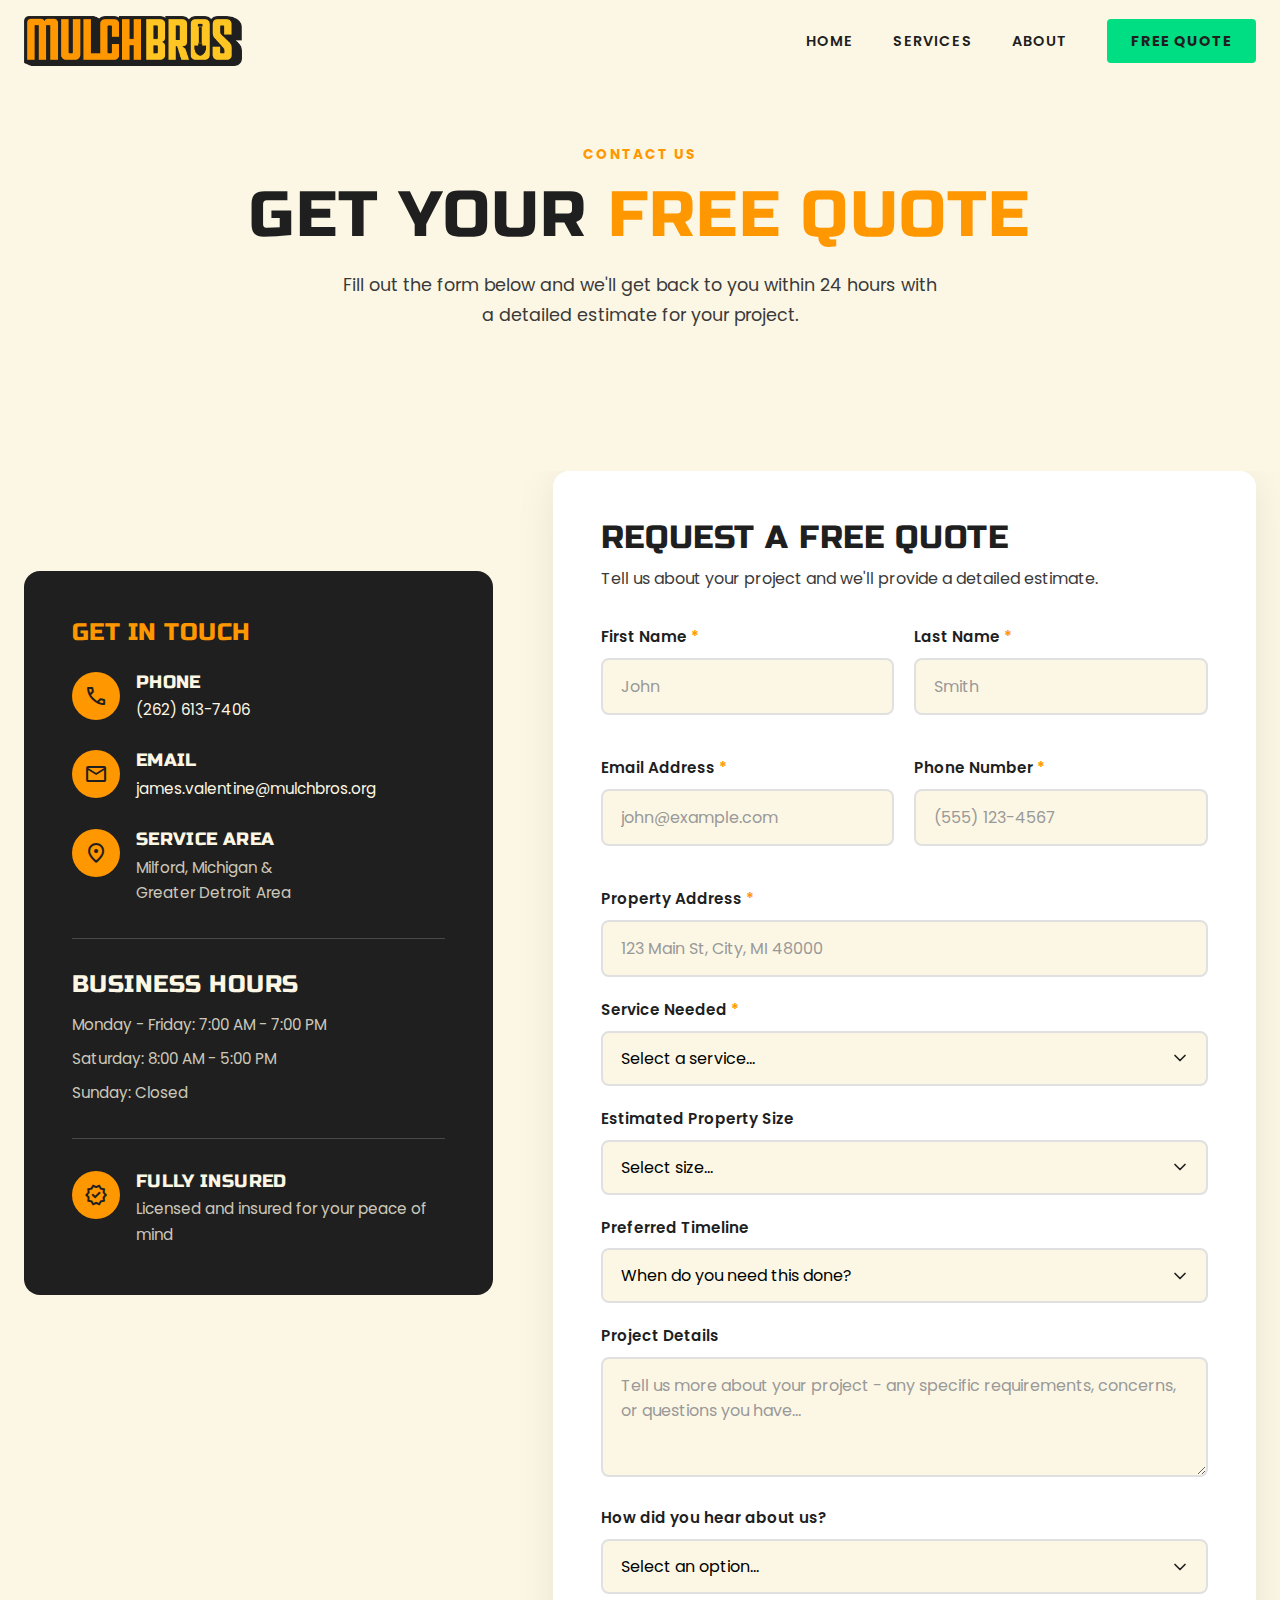
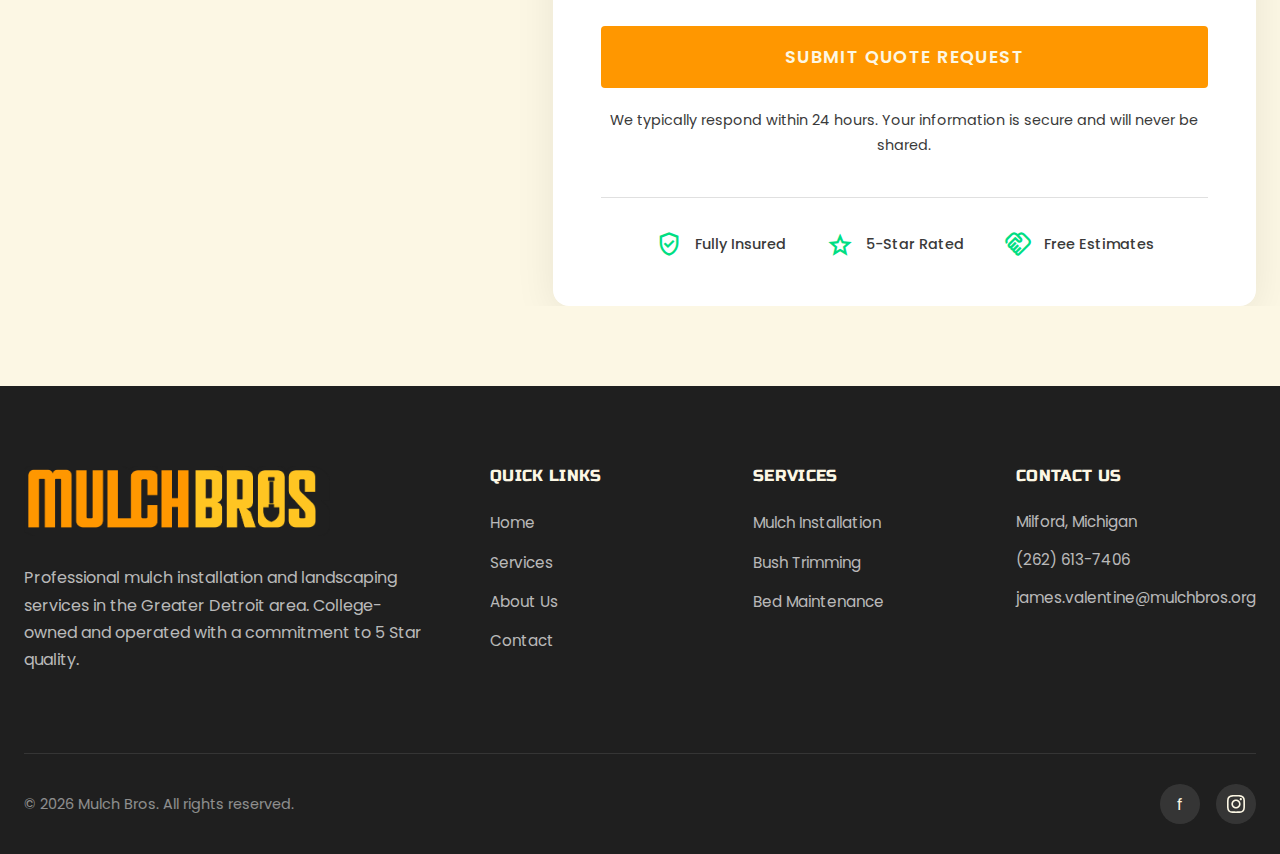
<file: contact.html>
<!DOCTYPE html>
<html lang="en">

<head>
    <meta charset="UTF-8">
    <meta name="viewport" content="width=device-width, initial-scale=1.0">
    <meta name="description"
        content="Get a free quote from Mulch Bros - Professional mulch installation and landscaping services in the Greater Detroit area.">
    <title>Get a Quote | Mulch Bros</title>
    <link rel="stylesheet" href="styles.css">
    <link rel="preconnect" href="https://fonts.googleapis.com">
    <link rel="preconnect" href="https://fonts.gstatic.com" crossorigin>
    <link rel="stylesheet"
        href="https://fonts.googleapis.com/css2?family=Material+Symbols+Outlined:opsz,wght,FILL,GRAD@24,400,0,0" />
    <script>
        if (sessionStorage.getItem('pageTransition') === 'true') {
            document.documentElement.classList.add('page-entering');
        }
    </script>
    <style>
        .page-entering .page-transition {
            visibility: visible !important;
            transform: translateY(0%) !important;
        }

        /* Contact Page Specific Styles */
        .contact-hero {
            padding-top: 140px;
            padding-bottom: 60px;
            background: var(--cream);
            text-align: center;
        }

        .contact-hero h1 {
            margin-bottom: 16px;
        }

        .contact-hero p {
            max-width: 600px;
            margin: 0 auto;
            color: var(--charcoal-light);
            font-size: 1.1rem;
        }

        .contact-section {
            padding: 80px 0;
        }

        .contact-grid {
            display: grid;
            grid-template-columns: 1fr 1.5fr;
            gap: 60px;
            align-items: start;
        }

        .contact-info {
            background: var(--stone);
            color: var(--cream);
            padding: 48px;
            border-radius: 16px;
            position: sticky;
            top: 100px;
        }

        .contact-info h3 {
            color: var(--primary-orange);
            margin-bottom: 24px;
            font-size: 1.5rem;
        }

        .contact-info-item {
            display: flex;
            align-items: flex-start;
            gap: 16px;
            margin-bottom: 28px;
        }

        .contact-info-item:last-child {
            margin-bottom: 0;
        }

        .contact-info-icon {
            width: 48px;
            height: 48px;
            background: var(--primary-orange);
            border-radius: 50%;
            display: flex;
            align-items: center;
            justify-content: center;
            flex-shrink: 0;
        }

        .contact-info-icon .material-symbols-outlined {
            color: var(--stone);
            font-size: 24px;
        }

        .contact-info-text h4 {
            color: var(--cream);
            margin-bottom: 4px;
            font-size: 1.1rem;
        }

        .contact-info-text p {
            color: rgba(252, 247, 228, 0.8);
            margin-bottom: 0;
            font-size: 0.95rem;
        }

        .contact-info-text a {
            color: var(--cream);
            text-decoration: none;
            transition: color 0.3s ease;
        }

        .contact-info-text a:hover {
            color: var(--primary-orange);
        }

        .contact-divider {
            height: 1px;
            background: rgba(252, 247, 228, 0.2);
            margin: 32px 0;
        }

        .contact-hours h4 {
            color: var(--cream);
            margin-bottom: 12px;
        }

        .contact-hours p {
            color: rgba(252, 247, 228, 0.8);
            margin-bottom: 8px;
            font-size: 0.95rem;
        }

        .quote-form-container {
            background: #ffffff;
            padding: 48px;
            border-radius: 16px;
            box-shadow: 0 8px 40px rgba(0, 0, 0, 0.08);
        }

        .quote-form-header {
            margin-bottom: 32px;
        }

        .quote-form-header h3 {
            margin-bottom: 8px;
        }

        .quote-form-header p {
            color: var(--charcoal-light);
            margin-bottom: 0;
        }

        .form-row {
            display: grid;
            grid-template-columns: 1fr 1fr;
            gap: 20px;
            margin-bottom: 20px;
        }

        .form-group {
            margin-bottom: 20px;
        }

        .form-group.full-width {
            grid-column: 1 / -1;
        }

        .form-group label {
            display: block;
            margin-bottom: 8px;
            font-weight: 600;
            color: var(--stone);
            font-size: 0.95rem;
        }

        .form-group label .required {
            color: var(--primary-orange);
        }

        .form-group input,
        .form-group select,
        .form-group textarea {
            width: 100%;
            padding: 14px 18px;
            border: 2px solid #e0e0e0;
            border-radius: 8px;
            font-family: 'Poppins', sans-serif;
            font-size: 1rem;
            transition: all 0.3s ease;
            background: var(--cream);
        }

        .form-group input:focus,
        .form-group select:focus,
        .form-group textarea:focus {
            outline: none;
            border-color: var(--primary-orange);
            box-shadow: 0 0 0 4px rgba(255, 151, 0, 0.1);
        }

        .form-group input::placeholder,
        .form-group textarea::placeholder {
            color: #999;
        }

        .form-group textarea {
            resize: vertical;
            min-height: 120px;
        }

        .form-group select {
            cursor: pointer;
            appearance: none;
            background-image: url("data:image/svg+xml,%3Csvg xmlns='http://www.w3.org/2000/svg' width='24' height='24' viewBox='0 0 24 24' fill='none' stroke='%231F1F1F' stroke-width='2' stroke-linecap='round' stroke-linejoin='round'%3E%3Cpolyline points='6 9 12 15 18 9'%3E%3C/polyline%3E%3C/svg%3E");
            background-repeat: no-repeat;
            background-position: right 16px center;
            background-size: 20px;
            padding-right: 50px;
        }

        .checkbox-group {
            display: flex;
            flex-wrap: wrap;
            gap: 16px;
            margin-top: 8px;
        }

        .checkbox-item {
            display: flex;
            align-items: center;
            gap: 8px;
            cursor: pointer;
        }

        .checkbox-item input[type="checkbox"] {
            width: 20px;
            height: 20px;
            accent-color: var(--primary-orange);
            cursor: pointer;
        }

        .checkbox-item label {
            margin-bottom: 0;
            cursor: pointer;
            font-weight: 400;
        }

        .form-submit {
            margin-top: 32px;
        }

        .form-submit .btn {
            width: 100%;
            padding: 18px 32px;
            font-size: 1.1rem;
        }

        .form-note {
            text-align: center;
            margin-top: 20px;
            color: var(--charcoal-light);
            font-size: 0.9rem;
        }

        .trust-badges {
            display: flex;
            justify-content: center;
            gap: 40px;
            margin-top: 40px;
            padding-top: 32px;
            border-top: 1px solid #e0e0e0;
        }

        .trust-badge {
            display: flex;
            align-items: center;
            gap: 12px;
            color: var(--charcoal-light);
        }

        .trust-badge .material-symbols-outlined {
            color: var(--mario-pipe);
            font-size: 28px;
        }

        .trust-badge span:not(.material-symbols-outlined) {
            font-size: 0.9rem;
            font-weight: 500;
        }

        @media (max-width: 992px) {
            .contact-grid {
                grid-template-columns: 1fr;
            }

            .contact-info {
                position: static;
            }
        }

        @media (max-width: 768px) {
            .form-row {
                grid-template-columns: 1fr;
            }

            .quote-form-container {
                padding: 32px 24px;
            }

            .contact-info {
                padding: 32px 24px;
            }

            .trust-badges {
                flex-direction: column;
                gap: 20px;
                align-items: center;
            }
        }
    </style>
</head>

<body>
    <!-- Page Transition Overlay -->
    <div class="page-transition">
        <img src="mascot.png" alt="" class="transition-mascot">
    </div>

    <!-- Navigation -->
    <nav class="navbar" id="navbar">
        <div class="container">
            <a href="index.html" class="logo">
                <img src="logo-horizontal.png" alt="Mulch Bros" class="logo-img">
            </a>
            <ul class="nav-links" id="navLinks">
                <li><a href="index.html">Home</a></li>
                <li><a href="services.html">Services</a></li>
                <li><a href="about.html">About</a></li>
                <li><a href="contact.html" class="nav-cta active">Free Quote</a></li>
            </ul>
            <div class="menu-toggle" id="menuToggle">
                <span></span>
                <span></span>
                <span></span>
            </div>
        </div>
    </nav>

    <!-- Contact Hero -->
    <section class="contact-hero">
        <div class="container">
            <span class="section-label">Contact Us</span>
            <h1>Get Your <span style="color: var(--primary-orange);">Free Quote</span></h1>
            <p>Fill out the form below and we'll get back to you within 24 hours with a detailed estimate for your project.</p>
        </div>
    </section>

    <!-- Contact Section -->
    <section class="contact-section">
        <div class="container">
            <div class="contact-grid">
                <!-- Contact Info Sidebar -->
                <div class="contact-info">
                    <h3>Get In Touch</h3>

                    <div class="contact-info-item">
                        <div class="contact-info-icon">
                            <span class="material-symbols-outlined">call</span>
                        </div>
                        <div class="contact-info-text">
                            <h4>Phone</h4>
                            <p><a href="tel:2626137406">(262) 613-7406</a></p>
                        </div>
                    </div>

                    <div class="contact-info-item">
                        <div class="contact-info-icon">
                            <span class="material-symbols-outlined">mail</span>
                        </div>
                        <div class="contact-info-text">
                            <h4>Email</h4>
                            <p><a href="mailto:james.valentine@mulchbros.org">james.valentine@mulchbros.org</a></p>
                        </div>
                    </div>

                    <div class="contact-info-item">
                        <div class="contact-info-icon">
                            <span class="material-symbols-outlined">location_on</span>
                        </div>
                        <div class="contact-info-text">
                            <h4>Service Area</h4>
                            <p>Milford, Michigan &<br>Greater Detroit Area</p>
                        </div>
                    </div>

                    <div class="contact-divider"></div>

                    <div class="contact-hours">
                        <h4>Business Hours</h4>
                        <p>Monday - Friday: 7:00 AM - 7:00 PM</p>
                        <p>Saturday: 8:00 AM - 5:00 PM</p>
                        <p>Sunday: Closed</p>
                    </div>

                    <div class="contact-divider"></div>

                    <div class="contact-info-item">
                        <div class="contact-info-icon">
                            <span class="material-symbols-outlined">verified</span>
                        </div>
                        <div class="contact-info-text">
                            <h4>Fully Insured</h4>
                            <p>Licensed and insured for your peace of mind</p>
                        </div>
                    </div>
                </div>

                <!-- Quote Form -->
                <div class="quote-form-container">
                    <div class="quote-form-header">
                        <h3>Request a Free Quote</h3>
                        <p>Tell us about your project and we'll provide a detailed estimate.</p>
                    </div>

                    <form action="https://api.leadconnectorhq.com/widget/form/MIftAUwyicyBk8JjtHgB" method="POST">
                        <div class="form-row">
                            <div class="form-group">
                                <label for="firstName">First Name <span class="required">*</span></label>
                                <input type="text" id="firstName" name="firstName" placeholder="John" required>
                            </div>
                            <div class="form-group">
                                <label for="lastName">Last Name <span class="required">*</span></label>
                                <input type="text" id="lastName" name="lastName" placeholder="Smith" required>
                            </div>
                        </div>

                        <div class="form-row">
                            <div class="form-group">
                                <label for="email">Email Address <span class="required">*</span></label>
                                <input type="email" id="email" name="email" placeholder="john@example.com" required>
                            </div>
                            <div class="form-group">
                                <label for="phone">Phone Number <span class="required">*</span></label>
                                <input type="tel" id="phone" name="phone" placeholder="(555) 123-4567" required>
                            </div>
                        </div>

                        <div class="form-group">
                            <label for="address">Property Address <span class="required">*</span></label>
                            <input type="text" id="address" name="address" placeholder="123 Main St, City, MI 48000" required>
                        </div>

                        <div class="form-group">
                            <label for="service">Service Needed <span class="required">*</span></label>
                            <select id="service" name="service" required>
                                <option value="" disabled selected>Select a service...</option>
                                <option value="mulch">Mulch Installation</option>
                                <option value="trimming">Bush Trimming</option>
                                <option value="maintenance">Bed Maintenance</option>
                                <option value="multiple">Multiple Services</option>
                                <option value="other">Other / Not Sure</option>
                            </select>
                        </div>

                        <div class="form-group">
                            <label for="propertySize">Estimated Property Size</label>
                            <select id="propertySize" name="propertySize">
                                <option value="" disabled selected>Select size...</option>
                                <option value="small">Small (1-3 beds)</option>
                                <option value="medium">Medium (4-6 beds)</option>
                                <option value="large">Large (7+ beds)</option>
                                <option value="commercial">Commercial Property</option>
                                <option value="unsure">Not Sure</option>
                            </select>
                        </div>

                        <div class="form-group">
                            <label for="timeline">Preferred Timeline</label>
                            <select id="timeline" name="timeline">
                                <option value="" disabled selected>When do you need this done?</option>
                                <option value="asap">As Soon As Possible</option>
                                <option value="1-2weeks">Within 1-2 Weeks</option>
                                <option value="month">Within a Month</option>
                                <option value="flexible">Flexible / No Rush</option>
                            </select>
                        </div>

                        <div class="form-group">
                            <label for="message">Project Details</label>
                            <textarea id="message" name="message" placeholder="Tell us more about your project - any specific requirements, concerns, or questions you have..."></textarea>
                        </div>

                        <div class="form-group">
                            <label>How did you hear about us?</label>
                            <select id="referral" name="referral">
                                <option value="" disabled selected>Select an option...</option>
                                <option value="google">Google Search</option>
                                <option value="facebook">Facebook</option>
                                <option value="instagram">Instagram</option>
                                <option value="referral">Friend/Family Referral</option>
                                <option value="neighbor">Saw Our Work in Neighborhood</option>
                                <option value="other">Other</option>
                            </select>
                        </div>

                        <div class="form-submit">
                            <button type="submit" class="btn btn-primary">Submit Quote Request</button>
                        </div>

                        <p class="form-note">We typically respond within 24 hours. Your information is secure and will never be shared.</p>
                    </form>

                    <div class="trust-badges">
                        <div class="trust-badge">
                            <span class="material-symbols-outlined">verified_user</span>
                            <span>Fully Insured</span>
                        </div>
                        <div class="trust-badge">
                            <span class="material-symbols-outlined">star</span>
                            <span>5-Star Rated</span>
                        </div>
                        <div class="trust-badge">
                            <span class="material-symbols-outlined">handshake</span>
                            <span>Free Estimates</span>
                        </div>
                    </div>
                </div>
            </div>
        </div>
    </section>

    <!-- Footer -->
    <footer class="footer">
        <div class="container">
            <div class="footer-grid">
                <div class="footer-brand">
                    <img src="logo-horizontal.png" alt="Mulch Bros" class="footer-logo">
                    <p>Professional mulch installation and landscaping services in the Greater Detroit area.
                        College-owned and operated with a commitment to 5 Star quality.</p>
                </div>
                <div>
                    <h4>Quick Links</h4>
                    <ul class="footer-links">
                        <li><a href="index.html">Home</a></li>
                        <li><a href="services.html">Services</a></li>
                        <li><a href="about.html">About Us</a></li>
                        <li><a href="contact.html">Contact</a></li>
                    </ul>
                </div>
                <div>
                    <h4>Services</h4>
                    <ul class="footer-links">
                        <li><a href="services.html#mulch">Mulch Installation</a></li>
                        <li><a href="services.html#trimming">Bush Trimming</a></li>
                        <li><a href="services.html#maintenance">Bed Maintenance</a></li>
                    </ul>
                </div>
                <div class="footer-contact">
                    <h4>Contact Us</h4>
                    <p>Milford, Michigan</p>
                    <p><a href="tel:2626137406" style="color: inherit;">(262) 613-7406</a></p>
                    <p><a href="mailto:james.valentine@mulchbros.org" style="color: inherit;">james.valentine@mulchbros.org</a></p>
                </div>
            </div>
            <div class="footer-bottom">
                <p>&copy; 2026 Mulch Bros. All rights reserved.</p>
                <div class="social-links">
                    <a href="#" aria-label="Facebook">f</a>
                    <a href="https://www.instagram.com/mulch__bros/" target="_blank" rel="noopener noreferrer"
                        aria-label="Instagram">
                        <svg width="18" height="18" viewBox="0 0 24 24" fill="currentColor">
                            <path
                                d="M12 2.163c3.204 0 3.584.012 4.85.07 3.252.148 4.771 1.691 4.919 4.919.058 1.265.069 1.645.069 4.849 0 3.205-.012 3.584-.069 4.849-.149 3.225-1.664 4.771-4.919 4.919-1.266.058-1.644.07-4.85.07-3.204 0-3.584-.012-4.849-.07-3.26-.149-4.771-1.699-4.919-4.92-.058-1.265-.07-1.644-.07-4.849 0-3.204.013-3.583.07-4.849.149-3.227 1.664-4.771 4.919-4.919 1.266-.057 1.645-.069 4.849-.069zm0-2.163c-3.259 0-3.667.014-4.947.072-4.358.2-6.78 2.618-6.98 6.98-.059 1.281-.073 1.689-.073 4.948 0 3.259.014 3.668.072 4.948.2 4.358 2.618 6.78 6.98 6.98 1.281.058 1.689.072 4.948.072 3.259 0 3.668-.014 4.948-.072 4.354-.2 6.782-2.618 6.979-6.98.059-1.28.073-1.689.073-4.948 0-3.259-.014-3.667-.072-4.947-.196-4.354-2.617-6.78-6.979-6.98-1.281-.059-1.69-.073-4.949-.073zm0 5.838c-3.403 0-6.162 2.759-6.162 6.162s2.759 6.163 6.162 6.163 6.162-2.759 6.162-6.163c0-3.403-2.759-6.162-6.162-6.162zm0 10.162c-2.209 0-4-1.79-4-4 0-2.209 1.791-4 4-4s4 1.791 4 4c0 2.21-1.791 4-4 4zm6.406-11.845c-.796 0-1.441.645-1.441 1.44s.645 1.44 1.441 1.44c.795 0 1.439-.645 1.439-1.44s-.644-1.44-1.439-1.44z" />
                        </svg>
                    </a>
                </div>
            </div>
        </div>
    </footer>

    <!-- Floating CTA Button (Mobile) -->
    <div class="floating-cta">
        <a href="tel:2626137406" class="btn">Call Now</a>
    </div>

    <script src="script.js"></script>
</body>

</html>
</file>
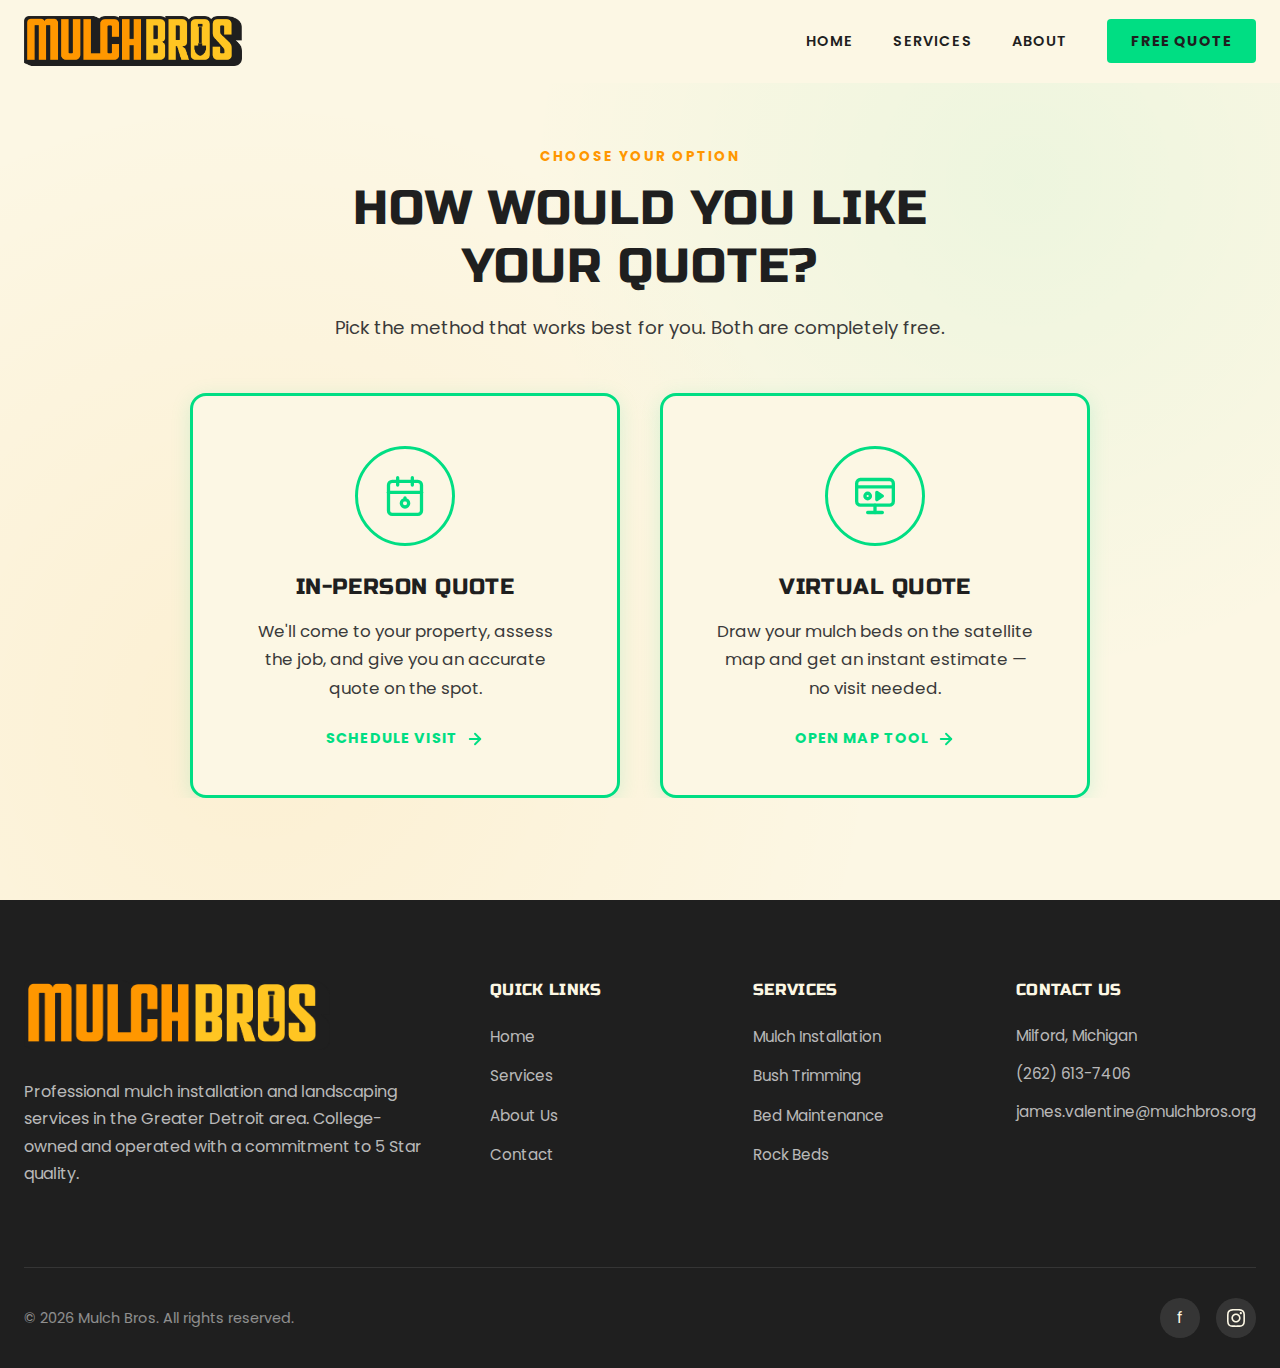
<file: get-quote.html>
<!DOCTYPE html>
<html lang="en">

<head>
    <!-- Google tag (gtag.js) -->
    <script async src="https://www.googletagmanager.com/gtag/js?id=G-STNFH3HN6C"></script>
    <script>
        window.dataLayer = window.dataLayer || [];
        function gtag() { dataLayer.push(arguments); }
        gtag('js', new Date());
        gtag('config', 'G-STNFH3HN6C');
        gtag('config', 'AW-17840894962');
    </script>
    <!-- Event snippet for Book appointment conversion page -->
    <script>
    function gtag_report_conversion(url) {
      var callback = function () {
        if (typeof(url) != 'undefined') {
          window.location = url;
        }
      };
      gtag('event', 'conversion', {
          'send_to': 'AW-17840894962/5phGCIzqn9kbEPLnmbtC',
          'value': 1.0,
          'currency': 'USD',
          'event_callback': callback
      });
      return false;
    }
    </script>
    <meta charset="UTF-8">
    <meta name="viewport" content="width=device-width, initial-scale=1.0">
    <meta name="description"
        content="Get a free quote from Mulch Bros - choose an in-person visit or use our virtual satellite map tool for an instant estimate.">
    <title>Get a Quote - Mulch Bros</title>
    <link rel="icon" type="image/png" href="favicon.png">
    <link rel="stylesheet" href="styles.css">
    <link rel="preconnect" href="https://fonts.googleapis.com">
    <link rel="preconnect" href="https://fonts.gstatic.com" crossorigin>
    <link rel="preload" as="image" href="logo-horizontal.png">
    <link rel="preload" as="image" href="mascot.png">
    <script>
        if (sessionStorage.getItem('pageTransition') === 'true') {
            document.documentElement.classList.add('page-entering');
        }
    </script>
    <style>
        .page-entering .page-transition {
            visibility: visible !important;
            transform: translateY(0%) !important;
        }

        /* ===== QUOTE SELECTION PAGE STYLES ===== */
        .quote-selection {
            min-height: 100vh;
            display: flex;
            align-items: center;
            padding-top: 120px;
            padding-bottom: 80px;
            position: relative;
            overflow: hidden;
        }

        .quote-selection-bg {
            position: absolute;
            top: 0;
            left: 0;
            right: 0;
            bottom: 0;
            background: linear-gradient(135deg, var(--cream) 0%, var(--cream-light) 50%, var(--cream) 100%);
            z-index: -2;
        }

        .quote-selection-pattern {
            position: absolute;
            top: 0;
            left: 0;
            right: 0;
            bottom: 0;
            background-image: radial-gradient(circle at 20% 80%, rgba(255, 151, 0, 0.08) 0%, transparent 50%),
                radial-gradient(circle at 80% 20%, rgba(0, 222, 131, 0.06) 0%, transparent 40%);
            z-index: -1;
        }

        .quote-selection .section-header {
            margin-bottom: 50px;
        }

        .quote-selection .section-header h2 {
            font-size: clamp(2rem, 4vw, 3rem);
        }

        .quote-cards-grid {
            display: grid;
            grid-template-columns: repeat(2, 1fr);
            gap: 40px;
            max-width: 900px;
            margin: 0 auto;
        }

        .quote-option-card {
            display: flex;
            flex-direction: column;
            align-items: center;
            text-align: center;
            background: var(--pebble);
            border: 3px solid var(--mario-pipe);
            border-radius: 16px;
            padding: 50px 36px 44px;
            text-decoration: none;
            color: var(--stone);
            transition: all 0.4s var(--transition-smooth);
            box-shadow: 0 4px 20px rgba(0, 222, 131, 0.15);
            position: relative;
            overflow: hidden;
            cursor: pointer;
        }

        .quote-option-card::before {
            content: '';
            position: absolute;
            top: 0;
            left: 0;
            right: 0;
            height: 5px;
            background: var(--mario-pipe);
            transform: scaleX(0);
            transition: transform 0.4s var(--transition-smooth);
        }

        .quote-option-card:hover {
            transform: translateY(-10px);
            box-shadow: 0 12px 40px rgba(0, 222, 131, 0.3);
            border-color: var(--primary-orange);
            color: var(--stone);
        }

        .quote-option-card:hover::before {
            transform: scaleX(1);
            background: var(--primary-orange);
        }

        .quote-option-icon {
            width: 100px;
            height: 100px;
            background: var(--pebble);
            border: 3px solid var(--mario-pipe);
            border-radius: 50%;
            display: flex;
            align-items: center;
            justify-content: center;
            margin-bottom: 28px;
            transition: all 0.4s var(--transition-smooth);
            color: var(--mario-pipe);
        }

        .quote-option-card:hover .quote-option-icon {
            background: var(--mario-pipe);
            color: #ffffff;
            transform: scale(1.1);
        }

        .quote-option-icon svg {
            width: 44px;
            height: 44px;
        }

        .quote-option-card h3 {
            font-size: 1.4rem;
            margin-bottom: 16px;
            color: var(--stone);
            transition: color 0.3s var(--transition-smooth);
        }

        .quote-option-card:hover h3 {
            color: var(--primary-orange);
        }

        .quote-option-card p {
            color: var(--charcoal-light);
            font-size: 1.05rem;
            line-height: 1.7;
            margin-bottom: 24px;
            max-width: 320px;
        }

        .quote-option-label {
            display: inline-flex;
            align-items: center;
            gap: 8px;
            font-family: 'Poppins', sans-serif;
            font-size: 0.9rem;
            font-weight: 700;
            text-transform: uppercase;
            letter-spacing: 0.08em;
            color: var(--mario-pipe);
            transition: color 0.3s var(--transition-smooth);
            margin-top: auto;
        }

        .quote-option-card:hover .quote-option-label {
            color: var(--primary-orange);
        }

        .quote-option-label svg {
            width: 18px;
            height: 18px;
            transition: transform 0.3s var(--transition-smooth);
        }

        .quote-option-card:hover .quote-option-label svg {
            transform: translateX(4px);
        }

        @media (max-width: 768px) {
            .quote-cards-grid {
                grid-template-columns: 1fr;
                gap: 24px;
                max-width: 420px;
            }

            .quote-option-card {
                padding: 40px 28px 36px;
            }

            .quote-option-icon {
                width: 88px;
                height: 88px;
            }

            .quote-option-icon svg {
                width: 38px;
                height: 38px;
            }

            .quote-selection {
                padding-top: 100px;
                padding-bottom: 60px;
            }
        }

        @media (max-width: 480px) {
            .quote-option-card {
                padding: 32px 20px 28px;
            }

            .quote-option-card h3 {
                font-size: 1.2rem;
            }

            .quote-option-card p {
                font-size: 0.95rem;
            }
        }
    </style>
</head>

<body>
    <!-- Page Transition Overlay -->
    <div class="page-transition">
        <img src="mascot.png" alt="" class="transition-mascot">
    </div>

    <!-- Navigation -->
    <nav class="navbar" id="navbar">
        <div class="container">
            <a href="index.html" class="logo">
                <img src="logo-horizontal.png" alt="Mulch Bros" class="logo-img">
            </a>
            <ul class="nav-links" id="navLinks">
                <li><a href="index.html">Home</a></li>
                <li><a href="services.html">Services</a></li>
                <li><a href="about.html">About</a></li>
                <li><a href="get-quote.html" class="nav-cta">Free Quote</a></li>
            </ul>
            <div class="menu-toggle" id="menuToggle">
                <span></span>
                <span></span>
                <span></span>
            </div>
        </div>
    </nav>

    <!-- Quote Selection Section -->
    <section class="quote-selection">
        <div class="quote-selection-bg"></div>
        <div class="quote-selection-pattern"></div>
        <div class="container">
            <div class="section-header scroll-reveal">
                <span class="section-label">Choose Your Option</span>
                <h2>How Would You Like Your Quote?</h2>
                <p>Pick the method that works best for you. Both are completely free.</p>
            </div>
            <div class="quote-cards-grid">
                <!-- In-Person Quote Card -->
                <a href="https://api.leadconnectorhq.com/widget/group/MIftAUwyicyBk8JjtHgB"
                    class="quote-option-card scroll-reveal stagger-1"
                    onclick="return gtag_report_conversion('https://api.leadconnectorhq.com/widget/group/MIftAUwyicyBk8JjtHgB')">
                    <div class="quote-option-icon">
                        <svg viewBox="0 0 24 24" fill="none" stroke="currentColor" stroke-width="1.8" stroke-linecap="round" stroke-linejoin="round">
                            <rect x="3" y="4" width="18" height="18" rx="2" ry="2"></rect>
                            <line x1="16" y1="2" x2="16" y2="6"></line>
                            <line x1="8" y1="2" x2="8" y2="6"></line>
                            <line x1="3" y1="10" x2="21" y2="10"></line>
                            <circle cx="12" cy="16" r="2"></circle>
                            <path d="M12 14v-1"></path>
                        </svg>
                    </div>
                    <h3>In-Person Quote</h3>
                    <p>We'll come to your property, assess the job, and give you an accurate quote on the spot.</p>
                    <span class="quote-option-label">
                        Schedule Visit
                        <svg viewBox="0 0 24 24" fill="none" stroke="currentColor" stroke-width="2.5" stroke-linecap="round" stroke-linejoin="round">
                            <line x1="5" y1="12" x2="19" y2="12"></line>
                            <polyline points="12 5 19 12 12 19"></polyline>
                        </svg>
                    </span>
                </a>

                <!-- Virtual Quote Card -->
                <a href="quote.html" class="quote-option-card scroll-reveal stagger-2">
                    <div class="quote-option-icon">
                        <svg viewBox="0 0 24 24" fill="none" stroke="currentColor" stroke-width="1.8" stroke-linecap="round" stroke-linejoin="round">
                            <rect x="2" y="3" width="20" height="14" rx="2" ry="2"></rect>
                            <path d="M2 7h20"></path>
                            <path d="M12 17v4"></path>
                            <path d="M8 21h8"></path>
                            <circle cx="8" cy="12" r="1.5"></circle>
                            <path d="M13 10l3 2-3 2z" fill="currentColor"></path>
                        </svg>
                    </div>
                    <h3>Virtual Quote</h3>
                    <p>Draw your mulch beds on the satellite map and get an instant estimate — no visit needed.</p>
                    <span class="quote-option-label">
                        Open Map Tool
                        <svg viewBox="0 0 24 24" fill="none" stroke="currentColor" stroke-width="2.5" stroke-linecap="round" stroke-linejoin="round">
                            <line x1="5" y1="12" x2="19" y2="12"></line>
                            <polyline points="12 5 19 12 12 19"></polyline>
                        </svg>
                    </span>
                </a>
            </div>
        </div>
    </section>

    <!-- Footer -->
    <footer class="footer">
        <div class="container">
            <div class="footer-grid">
                <div class="footer-brand">
                    <img src="logo-horizontal.png" alt="Mulch Bros" class="footer-logo">
                    <p>Professional mulch installation and landscaping services in the Greater Detroit area.
                        College-owned and operated with a commitment to 5 Star quality.</p>
                </div>
                <div>
                    <h4>Quick Links</h4>
                    <ul class="footer-links">
                        <li><a href="index.html">Home</a></li>
                        <li><a href="services.html">Services</a></li>
                        <li><a href="about.html">About Us</a></li>
                        <li><a href="#contact">Contact</a></li>
                    </ul>
                </div>
                <div>
                    <h4>Services</h4>
                    <ul class="footer-links">
                        <li><a href="services.html#mulch">Mulch Installation</a></li>
                        <li><a href="services.html#trimming">Bush Trimming</a></li>
                        <li><a href="services.html#maintenance">Bed Maintenance</a></li>
                        <li><a href="services.html#rockbeds">Rock Beds</a></li>
                    </ul>
                </div>
                <div class="footer-contact">
                    <h4>Contact Us</h4>
                    <p>Milford, Michigan</p>
                    <p><a href="tel:2626137406" style="color: inherit;">(262) 613-7406</a></p>
                    <p><a href="mailto:james.valentine@mulchbros.org"
                            style="color: inherit;">james.valentine@mulchbros.org</a></p>
                </div>
            </div>
            <div class="footer-bottom">
                <p>&copy; 2026 Mulch Bros. All rights reserved.</p>
                <div class="social-links">
                    <a href="https://www.facebook.com/profile.php?id=61586824342145" aria-label="Facebook"
                        target="_blank">f</a>
                    <a href="https://www.instagram.com/mulch__bros/" target="_blank" rel="noopener noreferrer"
                        aria-label="Instagram">
                        <svg width="18" height="18" viewBox="0 0 24 24" fill="currentColor">
                            <path
                                d="M12 2.163c3.204 0 3.584.012 4.85.07 3.252.148 4.771 1.691 4.919 4.919.058 1.265.069 1.645.069 4.849 0 3.205-.012 3.584-.069 4.849-.149 3.225-1.664 4.771-4.919 4.919-1.266.058-1.644.07-4.85.07-3.204 0-3.584-.012-4.849-.07-3.26-.149-4.771-1.699-4.919-4.92-.058-1.265-.07-1.644-.07-4.849 0-3.204.013-3.583.07-4.849.149-3.227 1.664-4.771 4.919-4.919 1.266-.057 1.645-.069 4.849-.069zm0-2.163c-3.259 0-3.667.014-4.947.072-4.358.2-6.78 2.618-6.98 6.98-.059 1.281-.073 1.689-.073 4.948 0 3.259.014 3.668.072 4.948.2 4.358 2.618 6.78 6.98 6.98 1.281.058 1.689.072 4.948.072 3.259 0 3.668-.014 4.948-.072 4.354-.2 6.782-2.618 6.979-6.98.059-1.28.073-1.689.073-4.948 0-3.259-.014-3.667-.072-4.947-.196-4.354-2.617-6.78-6.979-6.98-1.281-.059-1.69-.073-4.949-.073zm0 5.838c-3.403 0-6.162 2.759-6.162 6.162s2.759 6.163 6.162 6.163 6.162-2.759 6.162-6.163c0-3.403-2.759-6.162-6.162-6.162zm0 10.162c-2.209 0-4-1.79-4-4 0-2.209 1.791-4 4-4s4 1.791 4 4c0 2.21-1.791 4-4 4zm6.406-11.845c-.796 0-1.441.645-1.441 1.44s.645 1.44 1.441 1.44c.795 0 1.439-.645 1.439-1.44s-.644-1.44-1.439-1.44z" />
                        </svg>
                    </a>
                </div>
            </div>
        </div>
    </footer>

    <!-- Floating CTA -->
    <div class="floating-cta">
        <a href="get-quote.html" class="btn">Free Quote</a>
    </div>

    <script src="script.js"></script>
</body>

</html>
</file>
<file: styles.css>
/* ===== Mulch Bros - Main Stylesheet ===== */

/* Import Fonts - Brand Guidelines: Russo One (headlines) + Poppins (body/subheads) */
@import url('https://fonts.googleapis.com/css2?family=Russo+One&family=Poppins:wght@400;500;600;700&display=swap');

/* CSS Variables - Brand Colors (from Brand Style Guide) */
:root {
    /* Primary Colors */
    --burst: #FF9700;
    /* Primary Orange */
    --sun: #FFC522;
    /* Secondary Yellow */

    /* Accent Color */
    --mario-pipe: #00DE83;
    /* Green Accent */

    /* Base Colors */
    --pebble: #FCF7E4;
    /* Light Cream Background */
    --stone: #1F1F1F;
    /* Dark/Black */

    /* Legacy aliases for compatibility */
    --primary-orange: var(--burst);
    --primary-orange-dark: #e68600;
    --cream: var(--pebble);
    --cream-light: #FCF7E4;
    --charcoal: var(--stone);
    --charcoal-light: #3a3a3a;
    --white: #FCF7E4;
    --accent-green: var(--mario-pipe);

    /* Shadows */
    --shadow-soft: 0 4px 20px rgba(0, 0, 0, 0.08);
    --shadow-medium: 0 8px 30px rgba(0, 0, 0, 0.12);
    --shadow-strong: 0 12px 40px rgba(0, 0, 0, 0.15);

    /* Transitions */
    --transition-smooth: cubic-bezier(0.25, 0.46, 0.45, 0.94);
    --transition-bounce: cubic-bezier(0.68, -0.55, 0.265, 1.55);
}

/* Reset & Base */
*,
*::before,
*::after {
    margin: 0;
    padding: 0;
    box-sizing: border-box;
}

html {
    scroll-behavior: smooth;
    scroll-padding-top: 80px;
    overflow-x: hidden;
}

body {
    font-family: 'Poppins', -apple-system, BlinkMacSystemFont, sans-serif;
    font-size: 16px;
    font-weight: 400;
    line-height: 1.7;
    color: var(--charcoal);
    background-color: var(--cream);
    overflow-x: hidden;
    position: relative;
    width: 100%;
}

/* Smooth Scroll Container */
.smooth-scroll-wrapper {
    overflow: hidden;
}

/* Typography - Brand Guidelines: Russo One for headlines, Poppins for body */
h1,
h2,
h3,
h4,
h5,
h6 {
    font-family: 'Russo One', sans-serif;
    font-weight: 400;
    /* Russo One only has 400 weight */
    line-height: 1.2;
    letter-spacing: 0.02em;
    text-transform: uppercase;
}

h1 {
    font-size: clamp(2.5rem, 6vw, 4rem);
}

h2 {
    font-size: clamp(2rem, 4vw, 3rem);
}

h3 {
    font-size: clamp(1.5rem, 3vw, 2rem);
}

h4 {
    font-size: clamp(1.25rem, 2vw, 1.5rem);
}

p {
    margin-bottom: 1.25em;
}

a {
    color: var(--primary-orange);
    text-decoration: none;
    transition: color 0.3s var(--transition-smooth);
}

a:hover {
    color: var(--primary-orange-dark);
}

/* Container */
.container {
    width: 100%;
    max-width: 1280px;
    margin: 0 auto;
    padding: 0 24px;
    overflow-x: hidden;
}

/* ===== NAVIGATION ===== */
.navbar {
    position: fixed;
    top: 0;
    left: 0;
    right: 0;
    z-index: 1000;
    background: var(--cream);
    padding: 16px 0;
    transition: all 0.4s var(--transition-smooth);
    border-bottom: 1px solid transparent;
}

.navbar.scrolled {
    background: rgba(252, 247, 228, 0.95);
    backdrop-filter: blur(10px);
    padding: 12px 0;
    border-bottom-color: rgba(255, 151, 0, 0.2);
    box-shadow: var(--shadow-soft);
}

.navbar .container {
    display: flex;
    justify-content: space-between;
    align-items: center;
}

.logo {
    display: flex;
    align-items: center;
    gap: 12px;
}

.logo-img {
    height: 50px;
    width: auto;
    transition: transform 0.3s var(--transition-smooth);
}

.logo-img:hover {
    transform: scale(1.05) rotate(360deg);
}

.logo-img.spin-in {
    animation: logoSpinIn 0.8s var(--transition-smooth);
}

@keyframes logoSpinIn {
    from {
        transform: rotate(-360deg) scale(0.8);
        opacity: 0;
    }

    to {
        transform: rotate(0deg) scale(1);
        opacity: 1;
    }
}

.navbar.scrolled .logo-img {
    height: 45px;
}

.logo-text {
    font-family: 'Russo One', sans-serif;
    font-size: 1.5rem;
    font-weight: 400;
    color: var(--charcoal);
    text-transform: uppercase;
    letter-spacing: 0.02em;
}

.logo-text span {
    color: var(--primary-orange);
}

.nav-links {
    display: flex;
    gap: 40px;
    list-style: none;
}

.nav-links a {
    font-family: 'Poppins', sans-serif;
    font-size: 0.9rem;
    font-weight: 600;
    color: var(--charcoal);
    text-transform: uppercase;
    letter-spacing: 0.08em;
    position: relative;
    padding: 8px 0;
}

.nav-links a::after {
    content: '';
    position: absolute;
    bottom: 0;
    left: 0;
    width: 0;
    height: 3px;
    background: var(--mario-pipe);
    transition: width 0.3s var(--transition-smooth);
}

.nav-links a:hover::after,
.nav-links a.active::after {
    width: 100%;
}

.nav-cta {
    background: var(--mario-pipe);
    color: var(--stone) !important;
    padding: 12px 24px !important;
    border-radius: 4px;
    font-weight: 700 !important;
    transition: all 0.3s var(--transition-smooth) !important;
}

.nav-cta::after {
    display: none !important;
}

.nav-cta:hover {
    background: #00c574;
    transform: translateY(-2px);
    box-shadow: var(--shadow-medium);
}

/* Mobile Menu Toggle */
.menu-toggle {
    display: none;
    flex-direction: column;
    gap: 5px;
    cursor: pointer;
    padding: 8px;
}

.menu-toggle span {
    width: 28px;
    height: 3px;
    background: var(--charcoal);
    border-radius: 2px;
    transition: all 0.3s var(--transition-smooth);
}

/* ===== HERO SECTION ===== */
.hero {
    min-height: 100vh;
    display: flex;
    align-items: center;
    padding-top: 80px;
    position: relative;
    overflow: hidden;
}

.hero-background {
    position: absolute;
    top: 0;
    left: 0;
    right: 0;
    bottom: 0;
    background: linear-gradient(135deg, var(--cream) 0%, var(--cream-light) 50%, var(--cream) 100%);
    z-index: -2;
}

.hero-pattern {
    position: absolute;
    top: 0;
    left: 0;
    right: 0;
    bottom: 0;
    background-image: radial-gradient(circle at 20% 80%, rgba(255, 151, 0, 0.08) 0%, transparent 50%),
        radial-gradient(circle at 80% 20%, rgba(255, 151, 0, 0.06) 0%, transparent 40%);
    z-index: -1;
}

.hero .container {
    display: grid;
    grid-template-columns: 1fr 1fr;
    gap: 60px;
    align-items: center;
}

.hero-content {
    opacity: 0;
    transform: translateY(40px);
    animation: fadeInUp 0.8s var(--transition-smooth) 0.3s forwards;
}

.hero-badge {
    display: inline-flex;
    align-items: center;
    gap: 8px;
    background: var(--mario-pipe);
    padding: 10px 20px;
    border-radius: 50px;
    font-family: 'Poppins', sans-serif;
    font-size: 0.85rem;
    font-weight: 600;
    color: var(--stone);
    margin-bottom: 24px;
    box-shadow: var(--shadow-soft);
}

.hero-badge span {
    color: var(--sun);
}

.hero h1 {
    margin-bottom: 24px;
    color: var(--charcoal);
}

.hero h1 span {
    color: var(--primary-orange);
}

.hero-description {
    font-size: 1.25rem;
    color: var(--charcoal-light);
    margin-bottom: 32px;
    max-width: 500px;
}

.hero-cta {
    display: flex;
    gap: 16px;
    flex-wrap: wrap;
}

.hero-image {
    position: relative;
    opacity: 0;
    transform: translateX(40px);
    animation: fadeInRight 0.8s var(--transition-smooth) 0.5s forwards;
}

.hero-image-wrapper {
    position: relative;
    border-radius: 16px;
    overflow: hidden;
    box-shadow: var(--shadow-strong);
}

.hero-image img,
.hero-img {
    width: 100%;
    height: auto;
    display: block;
    image-rendering: -webkit-optimize-contrast;
    image-rendering: crisp-edges;
}

.hero-img {
    object-fit: cover;
    border-radius: 16px;
}

/* Hero Slideshow */
.hero-slideshow {
    position: relative;
    border-radius: 16px;
    overflow: hidden;
    box-shadow: var(--shadow-strong);
}

.slideshow-slides {
    position: relative;
    width: 100%;
    aspect-ratio: 4/3;
}

.slideshow-slides .slide {
    position: absolute;
    top: 0;
    left: 0;
    width: 100%;
    height: 100%;
    object-fit: cover;
    opacity: 0;
    transition: opacity 0.8s ease-in-out;
}

.slideshow-slides .slide.active {
    opacity: 1;
}

.slideshow-dots {
    position: absolute;
    bottom: 16px;
    left: 50%;
    transform: translateX(-50%);
    display: flex;
    gap: 10px;
    z-index: 10;
}

.slideshow-dots .dot {
    width: 12px;
    height: 12px;
    border-radius: 50%;
    background: rgba(255, 255, 255, 0.5);
    cursor: pointer;
    transition: all 0.3s ease;
}

.slideshow-dots .dot:hover {
    background: rgba(255, 255, 255, 0.8);
}

.slideshow-dots .dot.active {
    background: var(--mario-pipe);
    transform: scale(1.2);
}

.hero-image-placeholder {
    width: 100%;
    aspect-ratio: 4/3;
    background: linear-gradient(135deg, var(--primary-orange) 0%, var(--primary-orange-dark) 100%);
    display: flex;
    align-items: center;
    justify-content: center;
    color: var(--white);
    font-family: 'Russo One', sans-serif;
    font-size: 1.5rem;
    text-transform: uppercase;
}

.hero-stats {
    display: flex;
    gap: 40px;
    margin-top: 48px;
    padding-top: 32px;
    border-top: 1px solid rgba(28, 28, 28, 0.1);
}

.stat {
    text-align: left;
}

.stat-number {
    font-family: 'Russo One', sans-serif;
    font-size: 2.5rem;
    color: var(--primary-orange);
    line-height: 1;
}

.stat-label {
    font-size: 0.95rem;
    color: var(--charcoal-light);
    margin-top: 4px;
}

/* ===== BUTTONS ===== */
.btn {
    display: inline-flex;
    align-items: center;
    justify-content: center;
    gap: 8px;
    padding: 16px 32px;
    font-family: 'Poppins', sans-serif;
    font-size: 0.95rem;
    font-weight: 600;
    text-transform: uppercase;
    letter-spacing: 0.08em;
    border: none;
    border-radius: 4px;
    cursor: pointer;
    transition: all 0.3s var(--transition-smooth);
    text-decoration: none;
}

.btn-primary {
    background: var(--primary-orange);
    color: var(--white);
}

.btn-primary:hover {
    background: var(--mario-pipe);
    color: var(--stone);
    transform: translateY(-3px);
    box-shadow: var(--shadow-medium);
}

.btn-secondary {
    background: var(--mario-pipe);
    color: var(--stone);
    border: 2px solid var(--mario-pipe);
}

.btn-secondary:hover {
    background: var(--primary-orange);
    color: var(--cream);
    border-color: var(--primary-orange);
    transform: translateY(-3px);
}

.btn-outline {
    background: transparent;
    color: var(--primary-orange);
    border: 2px solid var(--primary-orange);
}

.btn-outline:hover {
    background: var(--mario-pipe);
    border-color: var(--mario-pipe);
    color: var(--stone);
}

/* Green accent button variant */
.btn-accent {
    background: var(--mario-pipe);
    color: var(--stone);
}

.btn-accent:hover {
    background: #00c574;
    color: var(--stone);
    transform: translateY(-3px);
    box-shadow: var(--shadow-medium);
}

/* ===== SECTIONS ===== */
section {
    padding: 100px 0;
    position: relative;
    overflow-x: hidden;
    max-width: 100vw;
}

section.cta-section {
    overflow: visible;
}

.section-header {
    text-align: center;
    max-width: 700px;
    margin: 0 auto 60px;
}

.section-label {
    display: inline-block;
    font-family: 'Poppins', sans-serif;
    font-size: 0.85rem;
    font-weight: 700;
    color: var(--primary-orange);
    text-transform: uppercase;
    letter-spacing: 0.15em;
    margin-bottom: 12px;
}

.section-header h2 {
    margin-bottom: 16px;
}

.section-header p {
    color: var(--charcoal-light);
    font-size: 1.15rem;
}

/* Alternating Section Backgrounds */
.section-light {
    background: var(--cream-light);
}

.section-dark {
    background: var(--charcoal);
    color: var(--white);
}

.section-dark h2,
.section-dark h3,
.section-dark h4 {
    color: var(--white);
}

.section-dark p {
    color: rgba(255, 255, 255, 0.85);
}

.section-dark .section-label {
    color: var(--primary-orange);
}

/* ===== SERVICES GRID ===== */
.services-grid {
    display: grid;
    grid-template-columns: repeat(3, 1fr);
    gap: 30px;
}

.service-card {
    background: var(--mario-pipe);
    border-radius: 12px;
    padding: 40px 32px;
    text-align: center;
    transition: all 0.4s var(--transition-smooth);
    box-shadow: var(--shadow-soft);
    position: relative;
    overflow: hidden;
    color: var(--stone);
}

.service-card::before {
    content: '';
    position: absolute;
    top: 0;
    left: 0;
    right: 0;
    height: 4px;
    background: var(--mario-pipe);
    transform: scaleX(0);
    transition: transform 0.4s var(--transition-smooth);
}

.service-card:hover {
    transform: translateY(-8px);
    box-shadow: 0 0 30px rgba(255, 151, 0, 0.6);
}

.service-card:hover::before {
    transform: scaleX(1);
}

.service-icon {
    width: 80px;
    height: 80px;
    margin: 0 auto 24px;
    background: #ffffff;
    border-radius: 50%;
    display: flex;
    align-items: center;
    justify-content: center;
    font-size: 2rem;
    transition: all 0.3s var(--transition-smooth);
}

.service-card:hover .service-icon {
    background: var(--primary-orange);
    transform: scale(1.1);
}

.service-card h3 {
    margin-bottom: 16px;
    font-size: 1.25rem;
}

.service-card p {
    color: var(--stone);
    font-size: 1rem;
    margin-bottom: 0;
}

/* ===== FEATURES SECTION ===== */
.features-grid {
    display: grid;
    grid-template-columns: repeat(2, 1fr);
    gap: 60px;
    align-items: center;
}

.features-content {
    padding-right: 40px;
}

.feature-list {
    list-style: none;
    margin-top: 32px;
}

.feature-list li {
    display: flex;
    align-items: flex-start;
    gap: 16px;
    margin-bottom: 24px;
}

.feature-check {
    width: 28px;
    height: 28px;
    background: var(--mario-pipe);
    border-radius: 50%;
    display: flex;
    align-items: center;
    justify-content: center;
    flex-shrink: 0;
    color: var(--stone);
    font-weight: bold;
    transform: scale(0);
    opacity: 0;
    transition: transform 0.4s var(--transition-bounce), opacity 0.3s ease;
}

.feature-check.popped {
    transform: scale(1);
    opacity: 1;
}

.feature-text h4 {
    font-size: 1.1rem;
    margin-bottom: 4px;
}

.feature-text p {
    color: var(--charcoal-light);
    font-size: 0.95rem;
    margin-bottom: 0;
}

.features-image {
    position: relative;
}

.features-image-wrapper {
    border-radius: 16px;
    overflow: hidden;
    box-shadow: var(--shadow-strong);
}

.features-image img,
.features-img {
    width: 100%;
    height: auto;
    display: block;
    border-radius: 16px;
    image-rendering: -webkit-optimize-contrast;
    image-rendering: crisp-edges;
}

/* ===== TESTIMONIALS ===== */
.testimonials-wrapper {
    position: relative;
    max-width: 900px;
    margin: 0 auto;
}

.testimonial-card {
    background: var(--white);
    border-radius: 16px;
    padding: 48px;
    text-align: center;
    box-shadow: var(--shadow-medium);
}

.testimonial-stars {
    color: var(--primary-orange);
    font-size: 1.5rem;
    margin-bottom: 24px;
    letter-spacing: 4px;
}

.testimonial-text {
    font-size: 1.35rem;
    font-style: italic;
    line-height: 1.8;
    margin-bottom: 32px;
    color: var(--charcoal);
}

.testimonial-author {
    display: flex;
    align-items: center;
    justify-content: center;
    gap: 16px;
}

.testimonial-avatar {
    width: 60px;
    height: 60px;
    border-radius: 50%;
    background: var(--cream);
    display: flex;
    align-items: center;
    justify-content: center;
    font-family: 'Poppins', sans-serif;
    font-size: 1.25rem;
    font-weight: 600;
    color: var(--primary-orange);
}

.testimonial-info h4 {
    font-size: 1rem;
    margin-bottom: 2px;
}

.testimonial-info p {
    font-size: 0.9rem;
    color: var(--charcoal-light);
    margin-bottom: 0;
}

/* ===== SCROLLING REVIEWS CAROUSEL ===== */
.reviews-section {
    overflow: hidden;
    max-width: 100vw;
}

.reviews-carousel-wrapper {
    width: 100%;
    overflow: hidden;
    padding: 20px 0 40px;
    mask-image: linear-gradient(to right, transparent, black 5%, black 95%, transparent);
    -webkit-mask-image: linear-gradient(to right, transparent, black 5%, black 95%, transparent);
}

.reviews-carousel {
    display: flex;
    gap: 24px;
    animation: scrollReviews 40s linear infinite;
    width: max-content;
}

.reviews-carousel:hover {
    animation-play-state: paused;
}

.review-card {
    flex-shrink: 0;
    width: 350px;
    background: #ffffff;
    border-radius: 16px;
    padding: 28px;
    box-shadow: var(--shadow-soft);
    transition: all 0.3s var(--transition-smooth);
}

.review-card:hover {
    transform: translateY(-5px);
    box-shadow: var(--shadow-medium);
}

.review-header {
    display: flex;
    align-items: center;
    gap: 12px;
    margin-bottom: 16px;
}

.review-avatar {
    width: 48px;
    height: 48px;
    border-radius: 50%;
    background: linear-gradient(135deg, var(--primary-orange) 0%, var(--primary-orange-dark) 100%);
    display: flex;
    align-items: center;
    justify-content: center;
    font-family: 'Poppins', sans-serif;
    font-size: 0.9rem;
    font-weight: 600;
    color: var(--white);
    flex-shrink: 0;
}

.review-author-info {
    flex: 1;
}

.review-author-info h4 {
    font-size: 1rem;
    margin-bottom: 2px;
    text-transform: none;
}

.review-stars {
    display: flex;
    gap: 2px;
}

.google-star {
    width: 16px;
    height: 16px;
}

.google-icon {
    width: 20px;
    height: 20px;
    opacity: 0.7;
}

.review-text {
    font-size: 0.95rem;
    line-height: 1.7;
    color: var(--charcoal-light);
    margin-bottom: 0;
    font-style: italic;
}

@keyframes scrollReviews {
    0% {
        transform: translateX(0);
    }

    100% {
        transform: translateX(-50%);
    }
}

/* Responsive adjustments for reviews */
@media (max-width: 768px) {
    .review-card {
        width: 300px;
        padding: 24px;
    }

    .reviews-carousel {
        animation-duration: 30s;
    }
}

@media (max-width: 480px) {
    .review-card {
        width: 280px;
        padding: 20px;
    }

    .review-text {
        font-size: 0.9rem;
    }
}

/* ===== CTA SECTION ===== */
.cta-section {
    background: linear-gradient(135deg, var(--mario-pipe) 0%, #00c574 100%);
    text-align: center;
    padding: 80px 0;
    padding-top: 120px;
    position: relative;
    margin-top: 0;
}

.cta-section::before {
    content: '';
    position: absolute;
    top: -85px;
    left: 0;
    width: 100%;
    height: 90px;
    background: url("data:image/svg+xml,%3Csvg xmlns='http://www.w3.org/2000/svg' viewBox='0 0 120 90' preserveAspectRatio='none'%3E%3Cpath fill='%2300DE83' d='M0,90 L0,65 Q2,25 4,68 Q6,18 8,62 Q10,35 12,70 Q14,12 16,65 Q18,40 20,68 Q22,22 24,63 Q26,38 28,70 Q30,15 32,66 Q34,30 36,64 Q38,10 40,68 Q42,42 44,72 Q46,20 48,63 Q50,35 52,70 Q54,5 56,64 Q58,28 60,68 Q62,40 64,65 Q66,15 68,72 Q70,30 72,63 Q74,10 76,70 Q78,38 80,64 Q80,22 82,68 Q84,45 86,72 Q88,12 90,65 Q92,35 94,70 Q96,20 98,63 Q100,40 102,68 Q104,10 106,72 Q108,28 110,64 Q112,38 114,70 Q116,15 118,66 L120,90 Z'/%3E%3C/svg%3E") repeat-x;
    background-size: 120px 90px;
    pointer-events: none;
}

.cta-section h2 {
    color: var(--stone);
    margin-bottom: 16px;
}

.cta-section p {
    color: rgba(31, 31, 31, 0.85);
    font-size: 1.25rem;
    max-width: 600px;
    margin: 0 auto 32px;
}

.cta-section .btn-secondary {
    background: var(--stone);
    color: var(--white);
    border-color: var(--stone);
}

.cta-section .btn-secondary:hover {
    background: var(--white);
    color: var(--stone);
    border-color: var(--white);
}

.cta-section .btn-secondary {
    animation: ctaPulse 2.5s ease-in-out infinite;
}

@keyframes ctaPulse {

    0%,
    100% {
        box-shadow: 0 0 0 0 rgba(31, 31, 31, 0.4);
    }

    50% {
        box-shadow: 0 0 20px 8px rgba(31, 31, 31, 0.2);
    }
}

/* ===== ABOUT PAGE STYLES ===== */
.about-hero {
    padding-top: 140px;
    padding-bottom: 80px;
    background: linear-gradient(135deg, var(--cream) 0%, var(--cream-light) 100%);
}

.about-hero .container {
    display: grid;
    grid-template-columns: 1fr 1fr;
    gap: 60px;
    align-items: center;
}

.about-content h1 {
    margin-bottom: 24px;
}

.about-content p {
    font-size: 1.2rem;
    color: var(--charcoal-light);
}

/* Editable Placeholder Sections */
.editable-section {
    display: grid;
    grid-template-columns: 1fr 1fr;
    gap: 60px;
    align-items: center;
}

.editable-section.reverse {
    direction: rtl;
}

.editable-section.reverse>* {
    direction: ltr;
}

.placeholder-image {
    aspect-ratio: 4/3;
    background: linear-gradient(135deg, #e0e0e0 0%, #c0c0c0 100%);
    border-radius: 12px;
    display: flex;
    align-items: center;
    justify-content: center;
    flex-direction: column;
    gap: 12px;
    border: 3px dashed #999;
    transition: all 0.3s var(--transition-smooth);
}

.placeholder-image:hover {
    border-color: var(--primary-orange);
    background: linear-gradient(135deg, #ebe8e0 0%, #d5d0c0 100%);
}

.placeholder-image span {
    font-family: 'Russo One', sans-serif;
    font-size: 1rem;
    color: #666;
    text-transform: uppercase;
}

.placeholder-image small {
    font-size: 0.85rem;
    color: #888;
}

.text-content h3 {
    margin-bottom: 20px;
}

.text-content p {
    color: var(--charcoal-light);
}

.text-placeholder {
    background: var(--cream-light);
    border: 2px dashed var(--primary-orange);
    border-radius: 8px;
    padding: 20px;
    margin-top: 20px;
}

.text-placeholder p {
    font-style: italic;
    color: #888;
    margin-bottom: 0;
    font-size: 0.95rem;
}

/* Team Section */
.team-grid {
    display: grid;
    grid-template-columns: repeat(3, 1fr);
    gap: 40px;
}

.team-card {
    text-align: center;
    background: var(--white);
    border-radius: 12px;
    padding: 40px 24px;
    box-shadow: var(--shadow-soft);
    transition: all 0.3s var(--transition-smooth);
}

.team-card:hover {
    transform: translateY(-5px);
    box-shadow: var(--shadow-medium);
}

.team-photo {
    width: 150px;
    height: 150px;
    margin: 0 auto 24px;
    border-radius: 50%;
    background: linear-gradient(135deg, #e0e0e0 0%, #c0c0c0 100%);
    border: 3px dashed #999;
    display: flex;
    align-items: center;
    justify-content: center;
    flex-direction: column;
}

.team-photo span {
    font-size: 0.8rem;
    color: #666;
    text-transform: uppercase;
}

.team-photo-img {
    width: 180px;
    height: 180px;
    margin: 0 auto 24px;
    border-radius: 50%;
    object-fit: cover;
    object-position: top;
    border: 4px solid var(--mario-pipe);
    box-shadow: var(--shadow-medium);
    transition: all 0.3s var(--transition-smooth);
}

.team-card:hover .team-photo-img {
    transform: scale(1.05);
    border-color: var(--primary-orange);
}

.team-card h4 {
    margin-bottom: 4px;
    color: var(--charcoal);
}

.team-card .role {
    color: var(--primary-orange);
    font-size: 0.95rem;
    margin-bottom: 12px;
}

.team-card p {
    color: var(--charcoal-light);
    font-size: 0.95rem;
    margin-bottom: 0;
}

.team-card .team-bio {
    font-size: 0.85rem;
    color: var(--charcoal-light);
    margin-top: 8px;
    margin-bottom: 4px;
}

.team-card .team-funfact {
    font-size: 0.8rem;
    color: var(--primary-orange);
    font-style: italic;
    margin-top: 4px;
}

/* Values Section */
.values-grid {
    display: flex;
    flex-wrap: wrap;
    justify-content: center;
    gap: 30px;
}

.value-card {
    text-align: center;
    padding: 32px 20px;
}

.value-icon {
    width: 70px;
    height: 70px;
    margin: 0 auto 20px;
    background: rgba(0, 222, 131, 0.2);
    border-radius: 50%;
    display: flex;
    align-items: center;
    justify-content: center;
    font-size: 1.75rem;
}

.value-icon .material-symbols-outlined {
    font-size: 32px;
    color: var(--mario-pipe);
}

.value-card h4 {
    margin-bottom: 12px;
    color: var(--white);
}

.value-card p {
    font-size: 0.95rem;
    margin-bottom: 0;
}

/* ===== SERVICES PAGE STYLES ===== */
.services-hero {
    padding-top: 140px;
    padding-bottom: 80px;
    background: linear-gradient(135deg, var(--cream) 0%, var(--cream-light) 100%);
    text-align: center;
}

.services-hero h1 {
    margin-bottom: 20px;
}

.services-hero p {
    font-size: 1.25rem;
    color: var(--charcoal-light);
    max-width: 700px;
    margin: 0 auto;
}

/* Service Detail Cards */
.service-detail {
    display: grid;
    grid-template-columns: 1fr 1fr;
    gap: 60px;
    align-items: center;
    padding: 60px 0;
    border-bottom: 1px solid rgba(28, 28, 28, 0.1);
}

.service-detail:last-child {
    border-bottom: none;
}

.service-detail.reverse {
    direction: rtl;
}

.service-detail.reverse>* {
    direction: ltr;
}

.service-detail-image {
    border-radius: 12px;
    overflow: hidden;
    box-shadow: var(--shadow-medium);
}

.service-detail-image img {
    width: 100%;
    height: auto;
    display: block;
}

.service-detail-content h3 {
    margin-bottom: 16px;
    color: var(--charcoal);
}

.service-detail-content p {
    color: var(--charcoal-light);
    margin-bottom: 20px;
}

.service-features {
    list-style: none;
    margin-bottom: 24px;
}

.service-features li {
    display: flex;
    align-items: center;
    gap: 12px;
    margin-bottom: 12px;
    font-size: 1rem;
}

.service-features li::before {
    content: '✓';
    display: flex;
    align-items: center;
    justify-content: center;
    width: 24px;
    height: 24px;
    background: var(--mario-pipe);
    color: var(--stone);
    border-radius: 50%;
    font-size: 0.8rem;
    font-weight: bold;
}

/* Pricing Table */
.pricing-grid {
    display: grid;
    grid-template-columns: repeat(3, 1fr);
    gap: 30px;
    margin-top: 40px;
}

.pricing-card {
    background: var(--white);
    border-radius: 12px;
    padding: 40px 32px;
    text-align: center;
    box-shadow: var(--shadow-soft);
    transition: all 0.3s var(--transition-smooth);
    position: relative;
}

.pricing-card.featured {
    transform: scale(1.05);
    box-shadow: var(--shadow-strong);
    border: 3px solid var(--primary-orange);
}

.pricing-card.featured::before {
    content: 'Most Popular';
    position: absolute;
    top: -12px;
    left: 50%;
    transform: translateX(-50%);
    background: var(--primary-orange);
    color: var(--white);
    padding: 4px 16px;
    border-radius: 20px;
    font-family: 'Poppins', sans-serif;
    font-size: 0.75rem;
    font-weight: 700;
    text-transform: uppercase;
    letter-spacing: 0.05em;
}

.pricing-card:hover {
    transform: translateY(-5px);
}

.pricing-card.featured:hover {
    transform: scale(1.05) translateY(-5px);
}

.pricing-card h4 {
    margin-bottom: 8px;
}

.pricing-card .price {
    font-family: 'Russo One', sans-serif;
    font-size: 2.5rem;
    color: var(--primary-orange);
    margin-bottom: 8px;
}

.pricing-card .price span {
    font-size: 1rem;
    color: var(--charcoal-light);
}

.pricing-card .price-note {
    font-size: 0.9rem;
    color: var(--charcoal-light);
    margin-bottom: 24px;
}

.pricing-features {
    list-style: none;
    margin-bottom: 32px;
    text-align: left;
}

.pricing-features li {
    padding: 12px 0;
    border-bottom: 1px solid rgba(28, 28, 28, 0.08);
    font-size: 0.95rem;
}

.pricing-features li:last-child {
    border-bottom: none;
}

/* ===== FOOTER ===== */
.footer {
    background: var(--charcoal);
    color: var(--white);
    padding: 80px 0 30px;
}

.footer-grid {
    display: grid;
    grid-template-columns: 2fr 1fr 1fr 1fr;
    gap: 60px;
    margin-bottom: 60px;
}

.footer-brand .logo-text {
    color: var(--white);
    margin-bottom: 20px;
}

.footer-logo {
    height: 70px;
    width: auto;
    margin-bottom: 20px;
}

.footer-brand p {
    color: rgba(255, 255, 255, 0.7);
    font-size: 1rem;
    line-height: 1.7;
}

.footer h4 {
    font-size: 1rem;
    margin-bottom: 24px;
    color: var(--white);
}

.footer-links {
    list-style: none;
}

.footer-links li {
    margin-bottom: 12px;
}

.footer-links a {
    color: rgba(255, 255, 255, 0.7);
    font-size: 0.95rem;
    transition: color 0.3s ease;
}

.footer-links a:hover {
    color: var(--mario-pipe);
}

.footer-contact p {
    display: flex;
    align-items: center;
    gap: 10px;
    color: rgba(255, 255, 255, 0.7);
    margin-bottom: 12px;
    font-size: 0.95rem;
}

.footer-bottom {
    border-top: 1px solid rgba(255, 255, 255, 0.1);
    padding-top: 30px;
    display: flex;
    justify-content: space-between;
    align-items: center;
}

.footer-bottom p {
    color: rgba(255, 255, 255, 0.5);
    font-size: 0.9rem;
    margin-bottom: 0;
}

.social-links {
    display: flex;
    gap: 16px;
}

.social-links a {
    width: 40px;
    height: 40px;
    background: rgba(255, 255, 255, 0.1);
    border-radius: 50%;
    display: flex;
    align-items: center;
    justify-content: center;
    color: var(--white);
    transition: all 0.3s ease;
}

.social-links a:hover {
    background: var(--mario-pipe);
    transform: translateY(-3px);
}

/* ===== SCROLL ANIMATIONS ===== */
.scroll-reveal {
    opacity: 0;
    transform: translateY(40px);
    transition: all 0.8s var(--transition-smooth);
}

.scroll-reveal.revealed {
    opacity: 1;
    transform: translateY(0);
}

.scroll-reveal-left {
    opacity: 0;
    transform: translateX(-40px);
    transition: all 0.8s var(--transition-smooth);
}

.scroll-reveal-left.revealed {
    opacity: 1;
    transform: translateX(0);
}

.scroll-reveal-right {
    opacity: 0;
    transform: translateX(40px);
    transition: all 0.8s var(--transition-smooth);
}

.scroll-reveal-right.revealed {
    opacity: 1;
    transform: translateX(0);
}

.scroll-reveal-top {
    opacity: 0;
    transform: translateY(-40px);
    transition: all 0.8s var(--transition-smooth);
}

.scroll-reveal-top.revealed {
    opacity: 1;
    transform: translateY(0);
}

.scroll-reveal-scale {
    opacity: 0;
    transform: scale(0.9);
    transition: all 0.8s var(--transition-smooth);
}

.scroll-reveal-scale.revealed {
    opacity: 1;
    transform: scale(1);
}

/* Staggered animations */
.stagger-1 {
    transition-delay: 0.1s;
}

.stagger-2 {
    transition-delay: 0.2s;
}

.stagger-3 {
    transition-delay: 0.3s;
}

.stagger-4 {
    transition-delay: 0.4s;
}

.stagger-5 {
    transition-delay: 0.5s;
}

.stagger-6 {
    transition-delay: 0.6s;
}

/* ===== KEYFRAME ANIMATIONS ===== */
@keyframes fadeInUp {
    from {
        opacity: 0;
        transform: translateY(40px);
    }

    to {
        opacity: 1;
        transform: translateY(0);
    }
}

@keyframes fadeInRight {
    from {
        opacity: 0;
        transform: translateX(40px);
    }

    to {
        opacity: 1;
        transform: translateX(0);
    }
}

@keyframes float {

    0%,
    100% {
        transform: translateY(0);
    }

    50% {
        transform: translateY(-10px);
    }
}

@keyframes pulse {

    0%,
    100% {
        transform: scale(1);
    }

    50% {
        transform: scale(1.05);
    }
}

/* ===== PARALLAX EFFECTS ===== */
.parallax-container {
    position: relative;
    overflow: hidden;
}

.parallax-bg {
    position: absolute;
    top: -20%;
    left: 0;
    right: 0;
    bottom: -20%;
    background-size: cover;
    background-position: center;
    will-change: transform;
}

/* ===== RESPONSIVE DESIGN ===== */
@media (max-width: 1024px) {
    .hero .container {
        grid-template-columns: 1fr;
        text-align: center;
    }

    .hero-content {
        order: 1;
    }

    .hero-image {
        order: 2;
        max-width: 500px;
        margin: 0 auto;
    }

    .hero-stats {
        justify-content: center;
    }

    .hero-cta {
        justify-content: center;
    }

    .services-grid {
        grid-template-columns: repeat(2, 1fr);
    }

    .features-grid {
        grid-template-columns: 1fr;
        gap: 40px;
    }

    .features-content {
        padding-right: 0;
        text-align: center;
    }

    .feature-list li {
        justify-content: center;
        text-align: left;
    }

    .footer-grid {
        grid-template-columns: repeat(2, 1fr);
    }

    .about-hero .container,
    .editable-section,
    .service-detail {
        grid-template-columns: 1fr;
    }

    .editable-section.reverse,
    .service-detail.reverse {
        direction: ltr;
    }

    .team-grid {
        grid-template-columns: repeat(2, 1fr);
    }

    .values-grid {
        grid-template-columns: repeat(2, 1fr);
    }

    .pricing-grid {
        grid-template-columns: 1fr;
        max-width: 400px;
        margin-left: auto;
        margin-right: auto;
    }

    .pricing-card.featured {
        transform: none;
    }

    .pricing-card.featured:hover {
        transform: translateY(-5px);
    }
}

@media (max-width: 768px) {
    section {
        padding: 70px 0;
    }

    .nav-links {
        position: fixed;
        top: 0;
        right: -100%;
        width: 80%;
        max-width: 300px;
        height: 100vh;
        background: var(--cream);
        flex-direction: column;
        padding: 100px 40px 40px;
        gap: 24px;
        transition: right 0.4s var(--transition-smooth);
        box-shadow: -5px 0 30px rgba(0, 0, 0, 0.1);
    }

    .nav-links.active {
        right: 0;
    }

    .menu-toggle {
        display: flex;
        z-index: 1001;
    }

    .menu-toggle.active span:nth-child(1) {
        transform: rotate(45deg) translate(5px, 5px);
    }

    .menu-toggle.active span:nth-child(2) {
        opacity: 0;
    }

    .menu-toggle.active span:nth-child(3) {
        transform: rotate(-45deg) translate(7px, -6px);
    }

    .services-grid {
        grid-template-columns: 1fr;
    }

    .hero-stats {
        flex-direction: column;
        gap: 24px;
        align-items: center;
    }

    .stat {
        text-align: center;
    }

    .footer-grid {
        grid-template-columns: 1fr;
        gap: 40px;
    }

    .footer-bottom {
        flex-direction: column;
        gap: 20px;
        text-align: center;
    }

    .team-grid {
        grid-template-columns: 1fr;
        max-width: 350px;
        margin-left: auto;
        margin-right: auto;
    }

    .values-grid {
        grid-template-columns: 1fr;
    }
}

@media (max-width: 480px) {
    .container {
        padding: 0 16px;
    }

    .hero {
        min-height: auto;
        padding-top: 100px;
        padding-bottom: 60px;
    }

    .hero-cta {
        flex-direction: column;
    }

    .btn {
        width: 100%;
        text-align: center;
    }

    .testimonial-card {
        padding: 32px 24px;
    }

    .testimonial-text {
        font-size: 1.15rem;
    }
}

/* ===== UTILITY CLASSES ===== */
.text-center {
    text-align: center;
}

.text-left {
    text-align: left;
}

.text-right {
    text-align: right;
}

.mb-0 {
    margin-bottom: 0;
}

.mb-1 {
    margin-bottom: 8px;
}

.mb-2 {
    margin-bottom: 16px;
}

.mb-3 {
    margin-bottom: 24px;
}

.mb-4 {
    margin-bottom: 32px;
}

.mb-5 {
    margin-bottom: 48px;
}

.mt-0 {
    margin-top: 0;
}

.mt-1 {
    margin-top: 8px;
}

.mt-2 {
    margin-top: 16px;
}

.mt-3 {
    margin-top: 24px;
}

.mt-4 {
    margin-top: 32px;
}

.mt-5 {
    margin-top: 48px;
}

/* ===== PAGE TRANSITION OVERLAY ===== */
.page-transition {
    position: fixed;
    top: 0;
    left: 0;
    width: 100%;
    height: 100%;
    background-image: url('transition-pattern.png');
    background-repeat: repeat;
    background-size: 200px;
    z-index: 10000;
    transform: translateY(100%);
    pointer-events: none;
    visibility: hidden;
    display: flex;
    align-items: center;
    justify-content: center;
}

.transition-mascot {
    width: 180px;
    height: auto;
    filter: drop-shadow(0 4px 20px rgba(0, 0, 0, 0.3));
}

.page-transition.active {
    visibility: visible;
    animation: slideUp 0.6s cubic-bezier(0.65, 0, 0.35, 1) forwards;
    pointer-events: all;
}

.page-transition.exit {
    visibility: visible;
    transform: translateY(0%);
    animation: slideOut 0.5s cubic-bezier(0.65, 0, 0.35, 1) forwards;
}

.page-transition.ready {
    visibility: visible;
    transform: translateY(0%);
}

@keyframes slideUp {
    0% {
        transform: translateY(100%);
    }

    100% {
        transform: translateY(0%);
    }
}

@keyframes slideOut {
    0% {
        transform: translateY(0%);
    }

    100% {
        transform: translateY(-100%);
    }
}

/* ===== HIDDEN MASCOT EASTER EGGS ===== */
.mascot-peek {
    position: fixed;
    bottom: -80px;
    right: 30px;
    width: 120px;
    height: auto;
    z-index: 100;
    transition: bottom 0.4s var(--transition-smooth);
    opacity: 0.95;
    cursor: pointer;
}

.mascot-peek:hover {
    bottom: -20px;
}

.mascot-hidden {
    position: absolute;
    width: 70px;
    height: auto;
    opacity: 0.25;
    transition: opacity 0.3s ease, transform 0.3s ease;
    cursor: pointer;
}

.mascot-hidden:hover {
    opacity: 0.6;
    transform: scale(1.15);
}

.mascot-footer {
    position: absolute;
    bottom: 10px;
    left: 50%;
    transform: translateX(-50%);
    width: 80px;
    opacity: 0.15;
    transition: opacity 0.3s ease;
    cursor: pointer;
}

.mascot-footer:hover {
    opacity: 0.4;
}

.mascot-corner {
    position: absolute;
    width: 60px;
    height: auto;
    opacity: 0.2;
    transition: opacity 0.3s ease, transform 0.3s ease;
    cursor: pointer;
}

.mascot-corner:hover {
    opacity: 0.5;
    transform: scale(1.1) rotate(5deg);
}

@media (max-width: 768px) {
    .mascot-peek {
        width: 90px;
        right: 15px;
    }

    .mascot-hidden {
        width: 50px;
    }

    .mascot-corner {
        width: 45px;
    }
}

/* ===== FLOATING CTA BUTTON (MOBILE) ===== */
.floating-cta {
    display: none;
}

@media (max-width: 768px) {
    .floating-cta {
        display: block;
        position: fixed;
        bottom: -70px;
        left: 50%;
        transform: translateX(-50%);
        z-index: 999;
        transition: bottom 0.4s var(--transition-smooth);
    }

    .floating-cta.visible {
        bottom: 20px;
    }

    .floating-cta .btn {
        background: var(--mario-pipe);
        color: var(--stone);
        padding: 14px 28px;
        font-size: 0.9rem;
        box-shadow: 0 4px 20px rgba(0, 222, 131, 0.4);
        border: none;
    }

    .floating-cta .btn:hover {
        background: #00c574;
        transform: translateY(-2px);
    }
}
</file>
